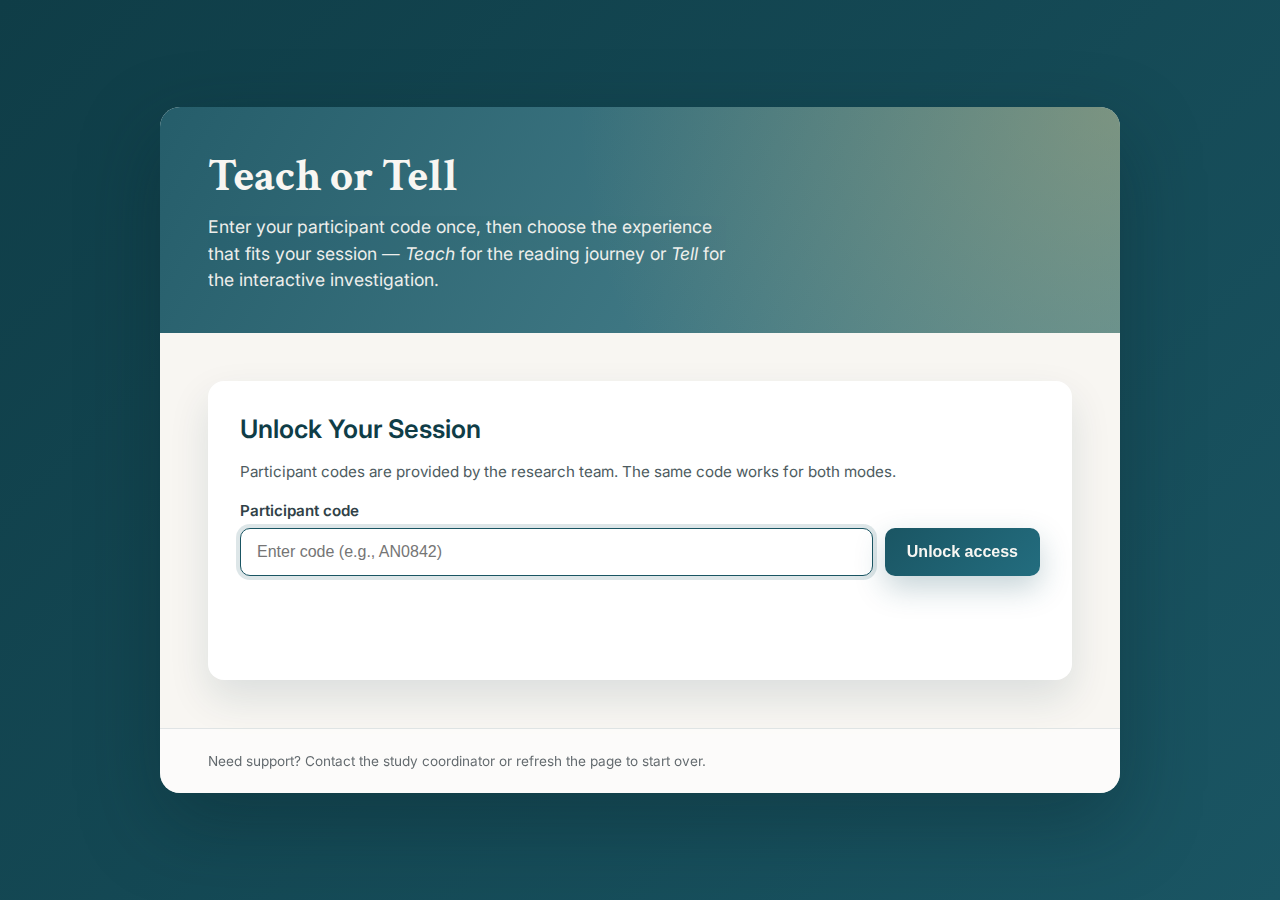
<file: Portal/frontend/index.html>
<!DOCTYPE html>
<html lang="en">
<head>
    <meta charset="UTF-8">
    <meta name="viewport" content="width=device-width, initial-scale=1.0, viewport-fit=cover">
    <title>Teach or Tell · Participant Portal</title>
    <link rel="preconnect" href="https://fonts.googleapis.com">
    <link rel="preconnect" href="https://fonts.gstatic.com" crossorigin>
    <link href="https://fonts.googleapis.com/css2?family=Crimson+Text:wght@400;600&family=Inter:wght@300;400;500;600&display=swap" rel="stylesheet">
    <link rel="stylesheet" href="css/portal.css">
</head>
<body>
    <div class="portal-container">
        <header class="portal-header">
            <h1>Teach or Tell</h1>
            <p>Enter your participant code once, then choose the experience that fits your session — <em>Teach</em> for the reading journey or <em>Tell</em> for the interactive investigation.</p>
        </header>

        <main class="portal-content">
            <section class="card" data-view="login" id="loginView">
                <h2>Unlock Your Session</h2>
                <p>Participant codes are provided by the research team. The same code works for both modes.</p>

                <div class="input-group">
                    <label for="participantCode">Participant code</label>
                    <div class="input-row">
                        <input type="text" id="participantCode" placeholder="Enter code (e.g., AN0842)" autocomplete="one-time-code">
                        <button class="button primary" id="loginButton">Unlock access</button>
                    </div>
                </div>

                <div class="status-text error" id="loginError"></div>
                <div class="status-text" id="loginStatus"></div>
            </section>

            <section class="card" data-view="mode-select" id="modeSelectView">
                <div class="session-chip">
                    Active session · <span id="sessionCode">—</span>
                </div>
                <div class="mode-details">
                    <h2>Select how you want to continue</h2>
                    <p>Both modes use the same participant progress. You can switch at any time.</p>
                </div>

                <div class="mode-grid">
                    <article class="mode-card">
                        <div class="mode-details">
                            <h3>Teach · Detective Reading Journey</h3>
                            <p>Four-week storyline with guided reading, reflection notes, and mission-style tasks for each chapter.</p>
                            <div class="mode-badges">
                                <span class="badge">Weekly chapters</span>
                                <span class="badge">Notes &amp; tasks</span>
                                <span class="badge">Self-paced</span>
                            </div>
                        </div>
                        <button class="button primary" data-action="enter-teach">Enter Teach</button>
                    </article>

                    <article class="mode-card">
                        <div class="mode-details">
                            <h3>Tell · Interactive Mystery</h3>
                            <p>Chat with suspects, collect clues, and collaborate with the AI director to solve the Chicago Formula case.</p>
                            <div class="mode-badges">
                                <span class="badge">Live dialogue</span>
                                <span class="badge">AI assistants</span>
                                <span class="badge">Level adaptable</span>
                            </div>
                        </div>
                        <button class="button primary" data-action="enter-tell">Enter Tell</button>
                    </article>
                </div>

                <div class="actions-row">
                    <button class="button secondary" id="switchCodeButton">Use a different participant code</button>
                </div>

                <div class="status-text" id="modeStatus"></div>
            </section>
        </main>

        <footer class="portal-footer">
            Need support? Contact the study coordinator or refresh the page to start over.
        </footer>
    </div>

    <script>
        window.portalDestinations = Object.assign({}, window.portalDestinations, {
            tellProduction: 'https://chicago-formula-n.web.app/',
            teachProduction: 'https://chicago-formula-t.web.app/',
            tellLocal: '../../Tell/frontend/index.html',
            teachLocal: '../../Teach/frontend/index.html'
        });
    </script>
    <script src="js/portal.js"></script>
</body>
</html>
</file>
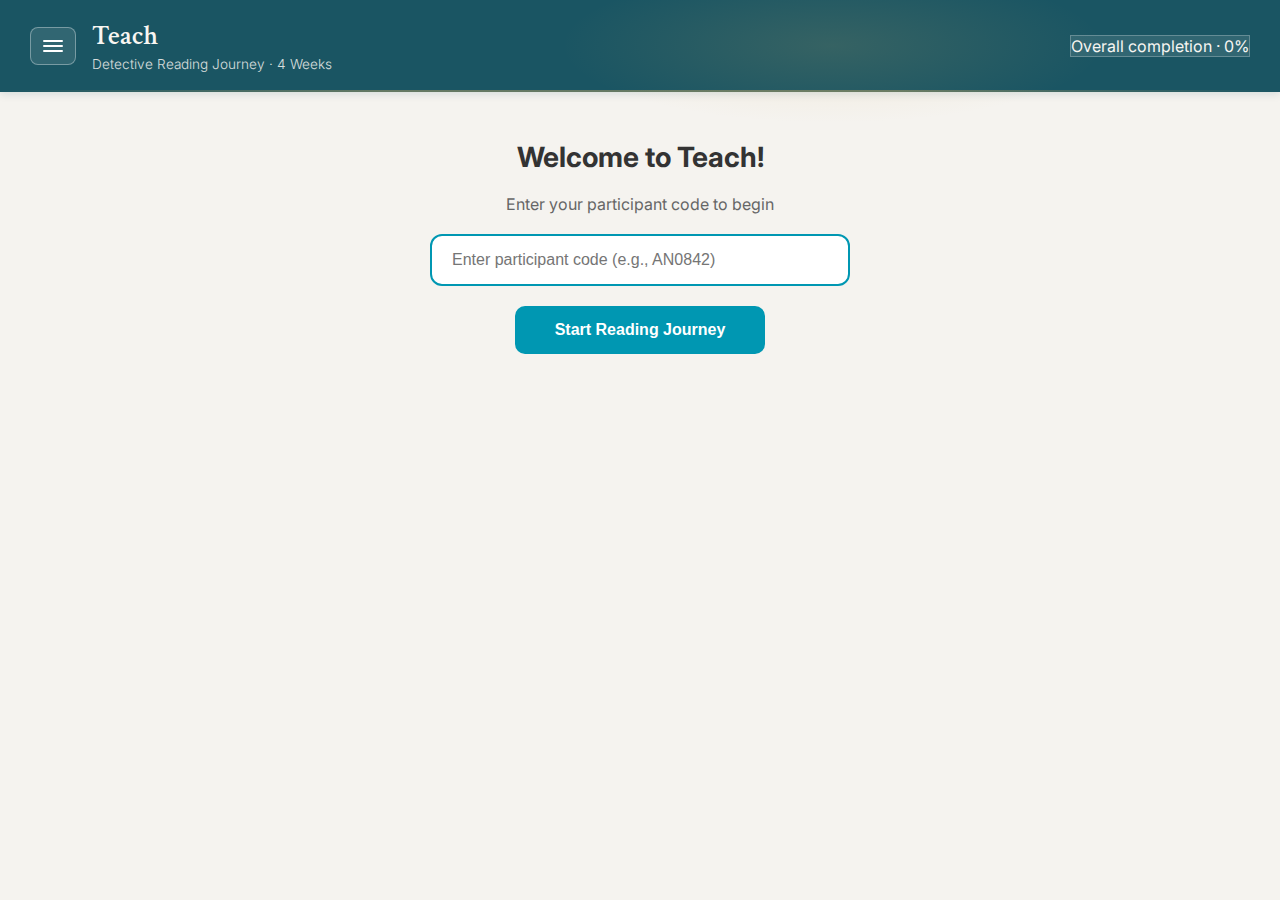
<file: Teach/frontend/index.html>
<!DOCTYPE html>
<html lang="en">
<head>
    <meta charset="UTF-8">
    <meta name="viewport" content="width=device-width, initial-scale=1.0, viewport-fit=cover">
    <title>Teach Mode — Detective Reading Journey</title>
    <link rel="apple-touch-icon" sizes="180x180" href="apple-touch-icon.png">
    <link rel="icon" type="image/png" sizes="32x32" href="favicon-32x32.png">
    <link rel="icon" type="image/png" sizes="16x16" href="favicon-16x16.png">
    <link rel="icon" type="image/svg+xml" href="favicon.svg">
    <link rel="shortcut icon" href="favicon.ico">
    <link rel="preconnect" href="https://fonts.googleapis.com">
    <link rel="preconnect" href="https://fonts.gstatic.com" crossorigin>
    <link href="https://fonts.googleapis.com/css2?family=Crimson+Text:ital,wght@0,400;0,600;1,400&family=Inter:wght@300;400;500;600&display=swap" rel="stylesheet">
    <link rel="stylesheet" href="./shared/css/styles.css">
    <link rel="stylesheet" href="./shared/css/components.css">
    <link rel="stylesheet" href="css/teach.css">
</head>
<body>
    <div class="container teach-container">
        <div class="header">
            <button class="burger-button" id="burgerButton" type="button">
                <div class="burger-icon">
                    <span></span>
                    <span></span>
                    <span></span>
                </div>
            </button>
            <div class="header-title-container">
                <h1>Teach</h1>
                <p>Detective Reading Journey · 4 Weeks</p>
            </div>
            <div class="header-actions">
                <span class="progress-chip" id="overallProgressChip">Overall completion · 0%</span>
                <button class="teach-logout-button" id="logoutButton" type="button" style="display: none;">Switch code</button>
            </div>
        </div>

        <div id="loginScreen" class="login-screen">
            <h2>Welcome to Teach!</h2>
            <p>Enter your participant code to begin</p>
            <input type="text" id="participantCode" placeholder="Enter participant code (e.g., AN0842)" />
            <div class="login-button-row">
                <button id="loginBtn" type="button">Start Reading Journey</button>
            </div>
            <div id="loginError" class="error"></div>
        </div>

        <div id="teachApp" style="display: none;">
            <div class="horizontal-menu" id="horizontalMenu"></div>

            <div class="main-chat-area teach-chat">
                <div class="chat-area" id="chatArea">
                    <div class="message bot">
                        <div class="message-content">
                            <div class="message-sender">Mentor</div>
                            <div class="message-text">Loading your weekly materials…</div>
                        </div>
                    </div>
                </div>

                <div class="input-area" id="inputArea" style="display: none;">
                    <textarea id="messageInput" placeholder="Type your message..." rows="1" disabled></textarea>
                    <button id="sendBtn" disabled>Send</button>
                </div>
            </div>
        </div>
    </div>

    <script src="./shared/js/config.js?v=20251110"></script>
    <script src="js/config.js?v=20251110"></script>
    <script src="./shared/js/ui-shared.js?v=20251110"></script>
    <script src="./shared/js/highlights.js?v=20251110"></script>
    <script src="./shared/js/api-client.js?v=20251110"></script>
    <script src="js/auth.js?v=20251110"></script>
    <script src="js/state.js?v=20251110"></script>
    <script src="js/content-loader.js?v=20251110"></script>
    <script src="js/ui.js?v=20251110"></script>
    <script src="js/explain.js?v=20251110"></script>
    <script src="js/app.js?v=20251110"></script>
</body>
</html>
</file>
<file: Portal/frontend/css/portal.css>
* {
    box-sizing: border-box;
}

html, body {
    height: 100%;
}

body {
    font-family: 'Inter', sans-serif;
    margin: 0;
    background: linear-gradient(135deg, #0f3d47, #1a5563);
    color: #1f2a30;
    display: flex;
    align-items: center;
    justify-content: center;
    padding: 32px 16px;
}

.portal-container {
    width: min(960px, 100%);
    background: #f8f6f2;
    border-radius: 20px;
    box-shadow: 0 30px 80px rgba(10, 35, 41, 0.35);
    overflow: hidden;
    display: flex;
    flex-direction: column;
    min-height: 70vh;
}

.portal-header {
    background: linear-gradient(120deg, rgba(26, 85, 99, 0.95), rgba(52, 120, 134, 0.85));
    color: #f8f6f2;
    padding: 40px clamp(24px, 5vw, 48px);
    position: relative;
}

.portal-header::after {
    content: '';
    position: absolute;
    inset: 0;
    background: radial-gradient(circle at top right, rgba(212, 175, 100, 0.35), transparent 55%);
    pointer-events: none;
}

.portal-header h1 {
    font-family: 'Crimson Text', serif;
    font-size: clamp(2rem, 4vw, 2.8rem);
    margin: 0 0 8px;
    position: relative;
    z-index: 1;
}

.portal-header p {
    margin: 0;
    font-size: clamp(0.95rem, 2vw, 1.1rem);
    max-width: 540px;
    line-height: 1.5;
    position: relative;
    z-index: 1;
    opacity: 0.95;
}

.portal-content {
    padding: clamp(24px, 4vw, 48px);
    display: flex;
    flex-direction: column;
    gap: clamp(24px, 3vw, 32px);
    flex: 1;
}

.card {
    background: white;
    border-radius: 16px;
    padding: clamp(24px, 3vw, 32px);
    box-shadow: 0 18px 40px rgba(15, 61, 71, 0.12);
    display: flex;
    flex-direction: column;
    gap: 16px;
}

.card h2 {
    margin: 0;
    font-size: clamp(1.2rem, 2.5vw, 1.6rem);
    font-weight: 600;
    color: #0f3d47;
}

.card p {
    margin: 0;
    color: #4d5b60;
    line-height: 1.6;
    font-size: 0.95rem;
}

.input-group {
    display: flex;
    flex-direction: column;
    gap: 8px;
}

.input-group label {
    font-weight: 600;
    color: #304147;
    font-size: 0.95rem;
}

.input-row {
    display: flex;
    gap: 12px;
    flex-wrap: wrap;
}

input[type="text"] {
    flex: 1;
    min-width: 220px;
    padding: 14px 16px;
    border-radius: 10px;
    border: 1px solid rgba(15, 61, 71, 0.25);
    font-size: 1rem;
    background: #f9f9f7;
    transition: border 0.2s ease, box-shadow 0.2s ease;
}

input[type="text"]:focus {
    outline: none;
    border-color: #1a5563;
    box-shadow: 0 0 0 4px rgba(26, 85, 99, 0.15);
    background: #fff;
}

.button {
    border: none;
    border-radius: 10px;
    padding: 14px 22px;
    font-size: 1rem;
    font-weight: 600;
    cursor: pointer;
    transition: transform 0.15s ease, box-shadow 0.2s ease, background 0.2s ease;
    display: inline-flex;
    align-items: center;
    justify-content: center;
    gap: 8px;
}

.button.primary {
    background: linear-gradient(135deg, #1a5563, #236d7f);
    color: #f8f6f2;
    box-shadow: 0 12px 30px rgba(26, 85, 99, 0.25);
}

.button.primary:hover {
    transform: translateY(-1px);
    box-shadow: 0 16px 35px rgba(26, 85, 99, 0.32);
}

.button.secondary {
    background: rgba(26, 85, 99, 0.07);
    color: #1a5563;
    border: 1px solid rgba(26, 85, 99, 0.25);
}

.button.secondary:hover {
    background: rgba(26, 85, 99, 0.12);
}

.button:disabled {
    opacity: 0.65;
    cursor: not-allowed;
    transform: none;
    box-shadow: none;
}

.status-text {
    min-height: 20px;
    font-size: 0.9rem;
    color: #1a5563;
}

.status-text.error {
    color: #b23a48;
}

.status-text.success {
    color: #1a7a5a;
}

.mode-grid {
    display: grid;
    grid-template-columns: repeat(auto-fit, minmax(260px, 1fr));
    gap: 20px;
}

.mode-card {
    border-radius: 14px;
    padding: 24px;
    background: linear-gradient(140deg, rgba(255, 255, 255, 0.95), rgba(248, 246, 242, 0.85));
    border: 1px solid rgba(26, 85, 99, 0.12);
    box-shadow: 0 12px 30px rgba(15, 61, 71, 0.08);
    display: flex;
    flex-direction: column;
    justify-content: space-between;
    gap: 16px;
    transition: transform 0.2s ease, box-shadow 0.2s ease;
}

.mode-card:hover {
    transform: translateY(-4px);
    box-shadow: 0 20px 40px rgba(15, 61, 71, 0.12);
}

.mode-card h3 {
    margin: 0;
    font-size: 1.3rem;
    font-weight: 600;
}

.mode-card p {
    margin: 0;
    color: #45565c;
    line-height: 1.6;
}

.mode-details {
    display: flex;
    flex-direction: column;
    gap: 12px;
}

.mode-badges {
    display: flex;
    flex-wrap: wrap;
    gap: 8px;
}

.badge {
    padding: 6px 12px;
    border-radius: 999px;
    font-size: 0.8rem;
    font-weight: 600;
    background: rgba(26, 85, 99, 0.12);
    color: #1a5563;
}

.portal-footer {
    padding: 24px clamp(24px, 5vw, 48px);
    border-top: 1px solid rgba(15, 61, 71, 0.12);
    font-size: 0.85rem;
    color: rgba(31, 42, 48, 0.7);
    background: rgba(255, 255, 255, 0.6);
}

.session-chip {
    display: inline-flex;
    align-items: center;
    gap: 8px;
    padding: 8px 14px;
    border-radius: 999px;
    background: rgba(26, 85, 99, 0.1);
    color: #1a5563;
    font-weight: 600;
    font-size: 0.9rem;
}

.session-chip span {
    font-family: 'Crimson Text', serif;
    font-size: 1rem;
}

.actions-row {
    display: flex;
    flex-wrap: wrap;
    gap: 10px;
    justify-content: flex-end;
}

[data-view="mode-select"] {
    display: none;
}

[data-view="mode-select"].active {
    display: flex;
    flex-direction: column;
    gap: 20px;
}

[data-view="login"].hidden {
    display: none;
}

@media (max-width: 720px) {
    body {
        padding: 16px;
        align-items: stretch;
    }

    .portal-container {
        min-height: auto;
    }

    .portal-header {
        padding: 32px 24px;
    }

    .portal-content {
        padding: 24px;
    }

    .mode-card {
        padding: 20px;
    }
}
</file>
<file: Teach/frontend/shared/css/styles.css>
* {
            margin: 0;
            padding: 0;
            box-sizing: border-box;
        }

        html, body {
            width: 100%;
            height: 100%;
            overflow: hidden;
        }

        body {
            font-family: 'Inter', sans-serif;
            background: #f5f3ef;
            display: flex;
            align-items: stretch;
            justify-content: stretch;
            padding: 0;
            margin: 0;
        }

        .container {
            background: white;
            border-radius: 0;
            box-shadow: none;
            width: 100%;
            height: 100vh;
            display: flex;
            flex-direction: column;
            overflow: hidden;
        }
        
        @media (min-width: 768px) {
            .container {
                border-radius: 0;
                box-shadow: none;
            }
        }

        .header {
            background: #1a5563;
            color: #f8f6f2;
            padding: 20px 30px;
            position: relative;
            box-shadow: 0 2px 8px rgba(26, 85, 99, 0.15);
            display: flex;
            align-items: center;
            gap: 18px;
            z-index: 100;
        }

        .header::before {
            content: '';
            position: absolute;
            top: -50%;
            right: 10%;
            width: 50%;
            height: 200%;
            background: radial-gradient(ellipse, rgba(212, 175, 100, 0.15), transparent 60%);
            pointer-events: none;
        }

        .header::after {
            content: '';
            position: absolute;
            bottom: 0;
            left: 0;
            right: 0;
            height: 2px;
            background: linear-gradient(90deg, 
                transparent, 
                rgba(212, 175, 100, 0.4) 30%, 
                rgba(212, 175, 100, 0.4) 70%, 
                transparent);
        }

        /* Burger button */
        .burger-button {
            background: rgba(255, 255, 255, 0.1);
            border: 1px solid rgba(255, 255, 255, 0.2);
            color: white;
            padding: 12px;
            cursor: pointer;
            display: flex;
            align-items: center;
            justify-content: center;
            border-radius: 8px;
            transition: all 0.3s ease;
            position: relative;
            z-index: 1;
            flex-shrink: 0;
        }

        .burger-button:hover {
            background: rgba(255, 255, 255, 0.2);
            border-color: rgba(212, 175, 100, 0.5);
            transform: translateY(-1px);
        }

        .burger-button.active .burger-icon span:nth-child(1) {
            transform: rotate(45deg) translate(5px, 5px);
        }

        .burger-button.active .burger-icon span:nth-child(2) {
            opacity: 0;
        }

        .burger-button.active .burger-icon span:nth-child(3) {
            transform: rotate(-45deg) translate(6px, -6px);
        }

        .burger-icon {
            display: flex;
            flex-direction: column;
            gap: 3px;
            width: 20px;
        }

        .burger-icon span {
            display: block;
            height: 2px;
            background: white;
            border-radius: 2px;
            transition: all 0.3s ease;
        }

        /* Header title section */
        .header-title-container {
            flex: 1;
            position: relative;
            z-index: 1;
        }

        .header h1 {
            font-family: 'Crimson Text', serif;
            font-size: 1.8em;
            font-weight: 600;
            line-height: 1.2;
            margin-bottom: 3px;
        }

        .header p {
            font-size: 0.85em;
            opacity: 0.85;
            font-weight: 300;
        }
        
        .header p a {
            color: #f8f6f2;
            text-decoration: underline;
            cursor: pointer;
            transition: opacity 0.2s;
            display: inline;
        }
        
        .header p a:hover {
            opacity: 0.8;
        }
        
        /* Horizontal dropdown menu */
        .horizontal-menu {
            background: white;
            border-bottom: 1px solid rgba(26, 85, 99, 0.1);
            box-shadow: 0 4px 12px rgba(26, 85, 99, 0.08);
            display: flex;
            justify-content: center;
            gap: 0;
            padding: 0;
            max-height: 0;
            overflow: hidden;
            opacity: 0;
            transition: all 0.3s ease;
            position: relative;
        }

        .horizontal-menu::before {
            content: '';
            position: absolute;
            top: 0;
            left: 30px;
            right: 30px;
            height: 2px;
            background: linear-gradient(90deg, 
                transparent, 
                rgba(212, 175, 100, 0.3) 30%, 
                rgba(212, 175, 100, 0.3) 70%, 
                transparent);
        }

        .horizontal-menu.active {
            max-height: 80px;
            opacity: 1;
            padding: 18px 30px;
        }

        .horizontal-menu-item {
            flex: 1;
            max-width: 280px;
            padding: 16px 24px;
            cursor: pointer;
            display: flex;
            flex-direction: column;
            gap: 4px;
            transition: all 0.2s ease;
            border-radius: 8px;
            position: relative;
            background: transparent;
        }

        .horizontal-menu-item::after {
            content: '';
            position: absolute;
            bottom: 0;
            left: 20%;
            right: 20%;
            height: 3px;
            background: linear-gradient(90deg, #1e6a7a, #d4af64);
            opacity: 0;
            transition: all 0.3s ease;
            border-radius: 3px 3px 0 0;
        }

        .horizontal-menu-item:hover {
            background: rgba(30, 106, 122, 0.04);
        }

        .horizontal-menu-item:hover::after {
            opacity: 1;
            left: 10%;
            right: 10%;
        }

        .horizontal-menu-item-name {
            font-weight: 600;
            font-size: 15px;
            color: #1a5563;
            letter-spacing: 0.2px;
            text-align: center;
        }

        .horizontal-menu-item-description {
            font-size: 13px;
            color: #5a6a72;
            text-align: center;
            line-height: 1.3;
        }

        /* Navigation buttons below menu */
        .navigation-bar {
            background: white;
            padding: 15px 30px;
            display: flex;
            justify-content: space-between;
            align-items: center;
            border-bottom: 1px solid rgba(26, 85, 99, 0.1);
            box-shadow: 0 2px 8px rgba(26, 85, 99, 0.05);
        }

        .nav-button {
            padding: 10px 20px;
            background: white;
            border: 1.5px solid rgba(26, 85, 99, 0.2);
            color: #1a5563;
            border-radius: 8px;
            cursor: pointer;
            font-size: 0.9em;
            font-weight: 500;
            transition: all 0.3s ease;
            display: flex;
            align-items: center;
            gap: 8px;
        }

        .nav-button:hover {
            background: linear-gradient(135deg, #1e6a7a, #1a5563);
            color: white;
            border-color: transparent;
            transform: translateY(-2px);
            box-shadow: 0 4px 12px rgba(26, 85, 99, 0.2);
        }

        .nav-button.right {
            margin-left: auto;
        }

        .login-screen {
            padding: 48px 24px;
            text-align: center;
            display: flex;
            flex-direction: column;
            align-items: center;
            gap: 20px;
        }

        .login-screen h2 {
            margin-bottom: 0;
            color: #333;
            font-size: 1.75rem;
        }

        .login-screen p {
            color: #666;
            margin: 0;
            max-width: 480px;
        }

        input[type="text"] {
            width: 100%;
            max-width: 420px;
            padding: 15px 20px;
            font-size: 16px;
            border: 2px solid #e0e0e0;
            border-radius: 12px;
            transition: border-color 0.3s;
        }

        input[type="text"]:focus {
            outline: none;
            border-color: #0097b2;
        }

        button {
            background: #0097b2;
            color: white;
            border: none;
            padding: 15px 40px;
            font-size: 16px;
            font-weight: 600;
            border-radius: 10px;
            cursor: pointer;
            transition: transform 0.2s, box-shadow 0.2s;
        }

        button:hover {
            transform: translateY(-2px);
            box-shadow: 0 10px 20px rgba(0, 151, 178, 0.4);
        }

        button:active {
            transform: translateY(0);
        }

        button:disabled {
            opacity: 0.6;
            cursor: not-allowed;
        }

        .login-button-row {
            display: flex;
            justify-content: center;
        }

        .login-screen .error {
            min-height: 22px;
            color: #c62828;
            font-weight: 600;
        }

        .game-screen {
            display: none;
            flex-direction: column;
            flex: 1;
            min-height: 0;
            position: relative;
            overflow: hidden;
        }

        .game-screen.active {
            display: flex;
        }

        .chat-area {
            flex: 1;
            overflow-y: auto;
            overflow-x: hidden;
            padding: 30px;
            background: #f5f3ef;
            min-height: 0;
            -webkit-overflow-scrolling: touch;
            overscroll-behavior: contain;
        }

        .message {
            margin-bottom: 15px;
            display: flex;
            align-items: flex-start;
            gap: 8px;
        }

        .message.user {
            flex-direction: row-reverse;
        }

        .message-avatar {
            width: 40px;
            height: 40px;
            border-radius: 50%;
            object-fit: cover;
            flex-shrink: 0;
            margin-top: 2px;
        }

        .message-content {
            max-width: 70%;
            padding: 12px 16px;
            border-radius: 18px;
            word-wrap: break-word;
            display: flex;
            flex-direction: column;
            position: relative;
        }

        .message-content .message-content-wrapper {
            width: 100%;
        }

        .message.user .message-content {
            background: #0097b2;
            color: white;
            border-bottom-right-radius: 4px;
        }

        .message.bot .message-content,
        .message.system .message-content {
            background: white;
            color: #333;
            border: 1px solid #e0e0e0;
            border-bottom-left-radius: 4px;
        }
        
        .message.character .message-content {
            background: white;
            color: #333;
            border: 2px solid #0097b2;
            border-bottom-left-radius: 4px;
        }

        .message.tutor-message {
            flex-direction: column;
            align-items: stretch;
            gap: 14px;
        }

        .message.tutor-message .message-content {
            background: linear-gradient(180deg, #fff9e6 0%, #fff2cc 100%);
            border: 1px solid rgba(214, 179, 76, 0.6);
            box-shadow: 0 12px 28px rgba(214, 179, 76, 0.18);
            border-radius: 18px;
            padding: 22px 26px;
            max-width: 520px;
            width: 100%;
            color: #5c4a12;
        }

        .message.tutor-message .message-content-wrapper {
            display: flex;
            flex-direction: column;
            gap: 12px;
        }

        .message.tutor-message .message-sender {
            font-size: 0.75rem;
            letter-spacing: 0.08em;
            text-transform: uppercase;
            color: #a07400;
            margin-bottom: 0;
            opacity: 0.85;
        }

        .message.tutor-message .message-text {
            font-size: 0.95rem;
            line-height: 1.6;
            color: #5c4a12;
        }

        .message.tutor-message .message-text strong {
            color: #8a6500;
        }

        .message.tutor-message .button-row {
            margin-top: 12px;
        }

        @media (max-width: 768px) {
            .message.tutor-message .message-content {
                max-width: none;
                padding: 18px 20px;
            }

            .message.tutor-message .message-text {
                font-size: 0.9rem;
            }
        }

        .message-sender {
            font-weight: 600;
            font-size: 12px;
            margin-bottom: 5px;
            opacity: 0.8;
        }

        /* Book style for intro text - modern book appearance */
        .message.typewriter-intro .message-content {
            background: #FEFDFB;
            border-radius: 2px;
            padding: 30px 40px;
            box-shadow: 
                0 2px 8px rgba(0,0,0,0.08),
                0 8px 24px rgba(0,0,0,0.06);
            position: relative;
            border: none;
            border-left: 3px solid #D4C5B0;
        }
        
        .message.typewriter-intro .message-sender {
            font-family: 'Lato', sans-serif;
            font-size: 0.85em;
            letter-spacing: 8px; /* Increased spacing for asterisks (chapter marker) */
            text-transform: uppercase;
            color: #8B7355;
            margin-bottom: 20px;
            font-weight: 600;
            opacity: 1;
            text-align: center; /* Center asterisks like chapter start in a book */
        }
        
        .message.typewriter-intro .message-text {
            font-family: 'Crimson Text', serif;
            font-size: 1.15em;
            line-height: 1.9;
            color: #2C2C2C;
        }

        .message.typewriter-intro .message-text p {
            margin-bottom: 0.5em;
            text-align: justify;
            text-indent: 0;
        }

        .message.typewriter-intro .message-text p:first-of-type::first-letter {
            font-size: 3.5em;
            line-height: 0.9;
            float: left;
            margin: 0.05em 0.1em 0 0;
            color: #1e7a8c;
            font-weight: 600;
        }

        /* Responsive styles for book-style message */
        @media (max-width: 768px) {
            .message.typewriter-intro .message-content {
                padding: 25px 30px;
                max-width: none; /* Remove max-width restriction */
                width: 100%; /* Full width of parent */
                margin-right: 20px; /* Small right margin matching left padding */
            }

            .message.typewriter-intro .message-text {
                font-size: 1em;
                line-height: 1.8;
            }

            .message.typewriter-intro .message-text p:first-of-type::first-letter {
                font-size: 2.5em;
            }
        }

        /* Loading spinner */
        .loading-spinner {
            display: inline-block;
            width: 20px;
            height: 20px;
            border: 3px solid #f3f3f3;
            border-top: 3px solid #0097b2;
            border-radius: 50%;
            animation: spin 1s linear infinite;
            margin-right: 12px;
            vertical-align: middle;
        }

        @keyframes spin {
            0% { transform: rotate(0deg); }
            100% { transform: rotate(360deg); }
        }

        .loading-spinner-container {
            display: flex;
            align-items: center;
            justify-content: center;
            padding: 20px;
            color: #666;
            font-size: 14px;
            min-height: 60px;
        }

        .loading-spinner-container span {
            color: #856404;
        }
        
        /* Loading spinner inside typewriter-intro message */
        .message.typewriter-intro .loading-spinner-container {
            color: #8B7355;
        }
        
        .message.typewriter-intro .loading-spinner-container span {
            color: #8B7355;
        }
        
        .message.typewriter-intro .loading-spinner {
            border: 3px solid #FEFDFB;
            border-top: 3px solid #8B7355;
        }

        .input-area {
            border-top: 1px solid #e0e0e0;
            padding: 20px;
            display: flex;
            gap: 10px;
            flex-shrink: 0;
            min-height: 60px;
            background: white;
            position: relative;
            z-index: 10;
        }
        
        /* Mobile fixes for input area */
        @media (max-width: 767px) {
            .input-area {
                padding: 12px 15px;
                padding-bottom: calc(12px + env(safe-area-inset-bottom));
                /* Ensure input area stays visible above browser bottom bar */
                position: sticky;
                bottom: 0;
                z-index: 100;
                background: white;
            }
            
            /* Add extra padding to chat area to prevent content from being hidden behind input */
            .chat-area {
                padding-bottom: calc(100px + env(safe-area-inset-bottom));
            }

            /* Ensure button rows are not hidden */
            .button-row {
                margin-bottom: 10px;
            }
        }

        /* Mobile styles for header and menu */
        @media (max-width: 768px) {
            .header {
                padding: 15px 20px;
                gap: 12px;
            }

            .header-title-container h1 {
                font-size: 1.4em;
            }

            .header-title-container p {
                font-size: 0.8em;
            }

            /* Mobile: menu becomes 2x2 grid */
            .horizontal-menu {
                flex-wrap: wrap;
                justify-content: stretch;
                padding: 12px 15px;
            }

            .horizontal-menu.active {
                max-height: 200px;
            }

            .horizontal-menu-item {
                flex: 0 0 calc(50% - 8px);
                max-width: none;
                padding: 14px 16px;
                margin: 4px;
            }

            .horizontal-menu-item-name {
                font-size: 14px;
            }

            .horizontal-menu-item-description {
                font-size: 12px;
            }

            .navigation-bar {
                padding: 8px 15px;
                min-height: auto;
            }

            .nav-button {
                padding: 6px 12px;
                font-size: 0.85em;
                min-height: auto;
            }

            .chat-area {
                padding: 20px;
                /* Keep safe-area padding from mobile fixes */
                padding-bottom: calc(100px + env(safe-area-inset-bottom));
            }
        }

        /* Very small mobile */
        @media (max-width: 480px) {
            .horizontal-menu-item {
                flex: 0 0 100%;
                margin: 4px 0;
            }

            .horizontal-menu.active {
                max-height: 250px;
            }

            .navigation-bar {
                padding: 6px 12px;
            }

            .nav-button {
                padding: 5px 10px;
                font-size: 0.8em;
            }
        }

        .input-area input,
        .input-area textarea {
            flex: 1;
            padding: 12px 15px;
            border: 2px solid #e0e0e0;
            border-radius: 25px;
            font-size: 14px;
            resize: none;
            overflow: hidden;
            min-height: 44px;
            max-height: 120px;
            font-family: Georgia, 'Times New Roman', Times, serif;
            line-height: 1.4;
        }
        
        .input-area textarea {
            padding-top: 12px;
            padding-bottom: 12px;
        }

        .input-area button {
            padding: 12px 25px;
        }

        .error {
            color: #e74c3c;
            font-size: 14px;
            margin-top: 10px;
        }

        .loading {
            display: inline-block;
            width: 20px;
            height: 20px;
            border: 3px solid #f3f3f3;
            border-top: 3px solid #0097b2;
            border-radius: 50%;
            animation: spin 1s linear infinite;
            margin-left: 10px;
        }

        @keyframes spin {
            0% { transform: rotate(0deg); }
            100% { transform: rotate(360deg); }
        }
        
        /* Typing indicator animation */
        .typing-indicator {
            display: flex;
            gap: 4px;
            align-items: center;
            padding: 8px 0;
        }
        
        .typing-dot {
            width: 8px;
            height: 8px;
            background: #999;
            border-radius: 50%;
            animation: typing-bounce 1.4s ease-in-out infinite;
        }
        
        .typing-dot:nth-child(1) {
            animation-delay: 0s;
        }
        
        .typing-dot:nth-child(2) {
            animation-delay: 0.2s;
        }
        
        .typing-dot:nth-child(3) {
            animation-delay: 0.4s;
        }
        
        @keyframes typing-bounce {
            0%, 60%, 100% {
                transform: translateY(0);
                opacity: 0.7;
            }
            30% {
                transform: translateY(-10px);
                opacity: 1;
            }
        }

        .button-row {
            display: flex;
            gap: 10px;
            flex-wrap: wrap;
            margin-top: 15px;
            justify-content: center;
        }

        .button-row button {
            font-size: 14px;
            padding: 10px 20px;
        }

        .message-content-and-button {
            display: flex;
            flex-direction: column;
            gap: 8px;
        }
        
        .explain-button {
            background: rgba(0, 151, 178, 0.1);
            color: #0097b2;
            border: 1px solid #0097b2;
            padding: 8px 15px;
            font-size: 13px;
            font-weight: 500;
            border-radius: 8px;
            cursor: pointer;
            align-self: flex-start;
        }

        .explain-button:hover {
            background: #0097b2;
            color: white;
        }
</file>
<file: Teach/frontend/shared/css/components.css>
.word-selection-popup {
            position: fixed;
            top: 50%;
            left: 50%;
            transform: translate(-50%, -50%);
            background: white;
            border-radius: 15px;
            box-shadow: 0 20px 60px rgba(0, 0, 0, 0.3);
            padding: 30px;
            max-width: 500px;
            width: 90%;
            z-index: 10000;
        }

        .word-selection-popup h3 {
            margin-bottom: 20px;
            color: #333;
        }

        .word-list {
            display: flex;
            flex-direction: column;
            gap: 10px;
        }

        .word-button {
            padding: 12px 20px;
            background: white;
            color: #333;
            border: 2px solid #e0e0e0;
            border-radius: 8px;
            cursor: pointer;
            font-size: 14px;
            transition: all 0.2s;
            text-align: left;
        }

        .word-button:hover {
            border-color: #0097b2;
            background: #f0f9fa;
        }

        .popup-actions {
            margin-top: 20px;
            display: flex;
            gap: 10px;
            justify-content: flex-end;
        }

        .popup-overlay {
            position: fixed;
            top: 0;
            left: 0;
            right: 0;
            bottom: 0;
            background: rgba(0, 0, 0, 0.5);
            z-index: 9999;
        }

        .message-image {
            width: 100%;
            max-width: 500px;
            border-radius: 10px;
            margin: 10px 0;
            box-shadow: 0 4px 12px rgba(0, 0, 0, 0.1);
            cursor: pointer;
            transition: transform 0.2s, box-shadow 0.2s;
        }
        
        .message-image:hover {
            transform: scale(1.02);
            box-shadow: 0 6px 16px rgba(0, 0, 0, 0.15);
        }

        .message-content-wrapper {
            display: flex;
            flex-direction: column;
        }

        .message-text {
            word-wrap: break-word;
        }

        .message-text strong {
            font-weight: 600;
            color: #333;
        }

        .message-text em {
            font-style: italic;
        }

        /* Drawer Styles */
        .drawer {
            position: absolute;
            top: 0;
            bottom: 0;
            width: 280px;
            background: white;
            box-shadow: 2px 0 10px rgba(0, 0, 0, 0.1);
            transform: translateX(-100%);
            transition: transform 0.3s ease;
            z-index: 1000;
            display: flex;
            flex-direction: column;
        }

        .drawer.open {
            transform: translateX(0);
        }

        .left-drawer {
            left: 0;
        }

        .right-drawer {
            right: 0;
            left: auto;
            transform: translateX(100%);
        }

        .right-drawer.open {
            transform: translateX(0);
        }

        .drawer-overlay {
            position: absolute;
            top: 0;
            left: 0;
            right: 0;
            bottom: 0;
            background: rgba(0, 0, 0, 0.3);
            opacity: 0;
            pointer-events: none;
            transition: opacity 0.3s ease;
            z-index: 999;
        }

        .drawer-overlay.active {
            opacity: 1;
            pointer-events: all;
        }

        .drawer-header {
            display: flex;
            justify-content: space-between;
            align-items: center;
            padding: 20px;
            border-bottom: 1px solid #e0e0e0;
            background: #f8f9fa;
        }

        .drawer-header h3 {
            font-size: 18px;
            color: #333;
            margin: 0;
        }

        .close-drawer {
            background: none;
            border: none;
            font-size: 24px;
            color: #666;
            cursor: pointer;
            padding: 0;
            width: 30px;
            height: 30px;
            display: flex;
            align-items: center;
            justify-content: center;
            border-radius: 50%;
            transition: background 0.2s;
        }

        .close-drawer:hover {
            background: #e0e0e0;
        }

        .drawer-content {
            flex: 1;
            overflow-y: auto;
            padding: 10px;
        }

        .drawer-item {
            padding: 15px;
            margin: 5px 0;
            background: #f8f9fa;
            border-radius: 10px;
            cursor: pointer;
            transition: background 0.2s, transform 0.1s;
            display: flex;
            align-items: center;
            gap: 12px;
        }

        .drawer-item:hover {
            background: #e9ecef;
            transform: translateX(3px);
        }

        .drawer-item.active {
            background: #0097b2;
            color: white;
        }

        .drawer-item.active .drawer-item-icon {
            background: rgba(255, 255, 255, 0.2);
        }

        .drawer-item-icon {
            font-size: 24px;
            width: 40px;
            height: 40px;
            display: flex;
            align-items: center;
            justify-content: center;
            background: white;
            border-radius: 50%;
            flex-shrink: 0;
            overflow: hidden;
        }

        .drawer-item-icon img {
            width: 100%;
            height: 100%;
            object-fit: cover;
        }

        .drawer-item-text {
            flex: 1;
        }

        .drawer-item-text .name {
            font-weight: 600;
            font-size: 14px;
            margin-bottom: 2px;
        }

        .drawer-item-text .status {
            font-size: 12px;
            opacity: 0.7;
        }

        /* Main Chat Area */
        .main-chat-area {
            flex: 1;
            display: flex;
            flex-direction: column;
            min-width: 0;
            min-height: 0;
            overflow: hidden;
        }

        
        /* Clue detail styles */
        .clue-detail-image {
            width: 100%;
            max-width: 100%;
            border-radius: 10px;
            margin-bottom: 15px;
            box-shadow: 0 4px 12px rgba(0, 0, 0, 0.1);
            cursor: pointer;
            transition: transform 0.2s, box-shadow 0.2s;
        }
        
        .clue-detail-image:hover {
            transform: scale(1.02);
            box-shadow: 0 6px 16px rgba(0, 0, 0, 0.15);
        }
        
        .clue-detail-text {
            padding: 15px;
            background: #f8f9fa;
            border-radius: 10px;
            font-size: 14px;
            line-height: 1.6;
            white-space: pre-wrap;
        }
        
        .clue-detail-text strong {
            font-weight: 600;
            color: #333;
        }
        
        .clue-detail-text em {
            font-style: italic;
        }
        
        /* Full-size image modal */
        .image-modal-overlay {
            position: fixed;
            top: 0;
            left: 0;
            right: 0;
            bottom: 0;
            background: rgba(0, 0, 0, 0.9);
            z-index: 10001;
            display: flex;
            align-items: center;
            justify-content: center;
            opacity: 0;
            pointer-events: none;
            transition: opacity 0.3s ease;
        }
        
        .image-modal-overlay.active {
            opacity: 1;
            pointer-events: all;
        }
        
        .image-modal-content {
            max-width: 90%;
            max-height: 90%;
            object-fit: contain;
            border-radius: 10px;
            box-shadow: 0 20px 60px rgba(0, 0, 0, 0.5);
        }
        
        .image-modal-close {
            position: absolute;
            top: 20px;
            right: 30px;
            background: rgba(255, 255, 255, 0.2);
            border: none;
            color: white;
            font-size: 32px;
            width: 50px;
            height: 50px;
            border-radius: 50%;
            cursor: pointer;
            display: flex;
            align-items: center;
            justify-content: center;
            transition: background 0.2s;
            z-index: 10002;
        }
        
        .image-modal-close:hover {
            background: rgba(255, 255, 255, 0.3);
        }
        
        /* Tutorial/Spotlight Styles */
        .tutorial-overlay {
            position: fixed;
            top: 0;
            left: 0;
            right: 0;
            bottom: 0;
            background: rgba(0, 0, 0, 0.5);
            z-index: 100000;
            opacity: 0;
            pointer-events: none;
            transition: opacity 0.3s ease;
        }
        
        .tutorial-overlay.active {
            opacity: 1;
            pointer-events: all;
        }
        
        .tutorial-spotlight {
            position: fixed;
            border: 3px solid #0097b2;
            border-radius: 12px;
            box-shadow: 0 0 0 9999px rgba(0, 0, 0, 0.5), 
                        0 0 20px rgba(0, 151, 178, 0.6),
                        inset 0 0 20px rgba(0, 151, 178, 0.2);
            background: transparent;
            z-index: 100001;
            transition: all 0.3s ease;
            pointer-events: none;
            display: none;
        }
        
        .tutorial-spotlight.active {
            display: block;
        }

        .tutorial-overlay-light {
            background: rgba(0, 0, 0, 0.2) !important;
        }

        .tutorial-spotlight-light {
            box-shadow: 0 0 0 9999px rgba(0, 0, 0, 0.25),
                        0 0 25px rgba(0, 151, 178, 0.7),
                        inset 0 0 24px rgba(0, 151, 178, 0.25) !important;
        }
        
        .tutorial-tooltip {
            position: fixed;
            background: white;
            border-radius: 12px;
            padding: 20px;
            box-shadow: 0 10px 40px rgba(0, 0, 0, 0.3);
            z-index: 100002;
            max-width: 350px;
            min-width: 280px;
            font-size: 15px;
            line-height: 1.6;
            color: #333;
            pointer-events: auto;
        }
        
        .tutorial-tooltip::before {
            content: '';
            position: absolute;
            width: 0;
            height: 0;
            border: 12px solid transparent;
        }
        
        .tutorial-tooltip.tooltip-top::before {
            bottom: -24px;
            left: 50%;
            transform: translateX(-50%);
            border-top-color: white;
        }
        
        .tutorial-tooltip.tooltip-bottom::before {
            top: -24px;
            left: 50%;
            transform: translateX(-50%);
            border-bottom-color: white;
        }
        
        .tutorial-tooltip.tooltip-left::before {
            right: -24px;
            top: 50%;
            transform: translateY(-50%);
            border-left-color: white;
        }
        
        .tutorial-tooltip.tooltip-right::before {
            left: -24px;
            top: 50%;
            transform: translateY(-50%);
            border-right-color: white;
        }
        
        .tutorial-tooltip-title {
            font-weight: 600;
            font-size: 18px;
            margin-bottom: 10px;
            color: #0097b2;
        }
        
        .tutorial-tooltip-text {
            margin-bottom: 15px;
        }
        
        .tutorial-tooltip-button {
            background: #0097b2;
            color: white;
            border: none;
            padding: 12px 24px;
            border-radius: 8px;
            font-size: 15px;
            font-weight: 600;
            cursor: pointer;
            width: 100%;
            transition: background 0.2s;
            font-family: Georgia, 'Times New Roman', Times, serif;
        }
        
        .tutorial-tooltip-button:hover {
            background: #007a91;
        }
        
        .tutorial-tooltip-skip {
            background: transparent;
            color: #666;
            border: none;
            padding: 8px;
            margin-top: 10px;
            cursor: pointer;
            font-size: 13px;
            text-decoration: underline;
        }
        
        .tutorial-tooltip-skip:hover {
            color: #333;
        }
        
        /* Word highlighting styles */
        .highlight {
            border-bottom: 2px dotted rgba(212, 175, 100, 0.5);
            background: linear-gradient(180deg, 
                transparent 0%, 
                transparent 50%, 
                rgba(212, 175, 100, 0.2) 50%, 
                rgba(212, 175, 100, 0.2) 95%, 
                transparent 95%);
            cursor: pointer;
            position: relative;
            transition: all 0.2s ease;
            user-select: none;
            -webkit-user-select: none;
            -moz-user-select: none;
            -ms-user-select: none;
        }

        .highlight::after {
            content: '*';
            position: absolute;
            top: -0.2em;
            right: -0.4em;
            color: #d4af64;
            font-size: 0.65em;
            font-weight: 600;
            pointer-events: none;
        }
        
        .highlight:hover {
            background: linear-gradient(180deg, 
                transparent 0%, 
                transparent 50%, 
                rgba(212, 175, 100, 0.35) 50%, 
                rgba(212, 175, 100, 0.35) 95%, 
                transparent 95%);
            border-bottom-color: rgba(212, 175, 100, 0.8);
        }
        
        .highlight.loading {
            cursor: wait;
            opacity: 0.6;
            /* Override any animation from .loading class */
            animation: none !important;
            transform: none !important;
            width: auto !important;
            height: auto !important;
            border: none !important;
            border-radius: 0 !important;
            margin: 0 !important;
        }
        
        .explain-inline {
            display: inline-flex;
            align-items: center;
            gap: 4px;
            color: #d4af64;
            font-size: 0.8em;
            font-weight: 500;
            margin-left: 4px;
            cursor: pointer;
            vertical-align: middle;
            opacity: 0;
            transition: opacity 0.2s ease;
        }
        
        .highlight:hover .explain-inline,
        .highlight.active .explain-inline {
            opacity: 1;
        }
        
        .explain-inline:hover {
            color: #1a5563;
        }
        
        .explain-inline::before {
            content: "💡";
            font-size: 0.9em;
        }
        
        /* Allow text selection in message text, but handle highlights specially */
        .message-text {
            user-select: text;
            -webkit-user-select: text;
            -webkit-tap-highlight-color: transparent; /* Remove tap highlight on mobile */
            /* Don't use touch-action: manipulation here as it blocks text selection */
        }
        
        /* Prevent context menu on highlights only */
        .highlight {
            -webkit-touch-callout: none; /* Prevent context menu on iOS */
            touch-action: manipulation; /* Improve touch responsiveness */
        }
        
        /* Improve touch target size on mobile */
        @media (max-width: 768px) {
            .highlight {
                min-height: 24px; /* Ensure touch target is large enough */
                padding: 2px 0; /* Add some padding for easier tapping */
            }
        }
</file>
<file: Teach/frontend/css/teach.css>
.teach-container {
    padding: 0;
    min-height: 100vh;
    background: #f5f3ef;
}

.teach-container .header {
    gap: 16px;
    align-items: center;
}

.teach-container .header-actions {
    margin-left: auto;
    display: flex;
    align-items: center;
    gap: 12px;
}

.teach-container .progress-chip {
    background: rgba(255, 255, 255, 0.1);
    border: 1px solid rgba(255, 255, 255, 0.25);
}

.teach-container .header-title-container h1 {
    font-size: 1.7rem;
}

.teach-chat {
    flex: 1;
    display: flex;
    flex-direction: column;
}

.teach-chat .chat-area {
    background: #f5f3ef;
}

.horizontal-menu {
    border-bottom: 1px solid rgba(26, 85, 99, 0.08);
}

.horizontal-menu-item.active {
    background: rgba(26, 85, 99, 0.08);
}

.horizontal-menu-item.active::after {
    opacity: 1;
}

.horizontal-menu-empty {
    padding: 16px;
    font-size: 0.9rem;
    color: #5a6a72;
    text-align: center;
}

.teach-section-message .message-content {
    width: 100%;
    max-width: 680px;
}

.teach-section-message .message-text p {
    margin-bottom: 1em;
}

.teach-section-message .message-text ul,
.teach-section-message .message-text ol {
    margin: 0 0 1em 1.25em;
    padding-left: 0.6em;
}

.teach-section-message .message-text li {
    margin-bottom: 0.4em;
}

.teach-message-actions {
    margin-top: 16px;
    display: flex;
    justify-content: center;
}

.teach-next-button {
    padding: 10px 20px;
    border-radius: 999px;
    font-size: 0.9rem;
    font-weight: 600;
    cursor: pointer;
    border: none;
    background: linear-gradient(135deg, #1e6a7a, #1a5563);
    color: #ffffff;
    transition: background 0.2s ease, transform 0.15s ease;
}

.teach-next-button:hover:not(:disabled) {
    background: linear-gradient(135deg, #227b8d, #1e6a7a);
}

.teach-next-button:disabled {
    opacity: 0.7;
    cursor: default;
}

.teach-task-controls {
    margin-top: 18px;
    padding-top: 16px;
    border-top: 1px solid rgba(26, 85, 99, 0.15);
    display: flex;
    align-items: center;
    justify-content: space-between;
    gap: 16px;
    flex-wrap: wrap;
}

.teach-task-controls-left {
    display: flex;
    align-items: center;
    gap: 12px;
    flex-wrap: wrap;
}

.teach-task-badge {
    background: rgba(26, 85, 99, 0.1);
    color: #1a5563;
    border-radius: 999px;
    padding: 4px 12px;
    font-size: 0.75rem;
    font-weight: 600;
}

.teach-task-label {
    font-size: 0.85rem;
    letter-spacing: 0.04em;
    text-transform: uppercase;
    color: rgba(26, 85, 99, 0.65);
}

.teach-task-toggle {
    display: flex;
    align-items: center;
    gap: 12px;
    cursor: pointer;
    font-size: 0.9rem;
    color: #1a5563;
    position: relative;
}

.teach-task-toggle input {
    position: absolute;
    opacity: 0;
    pointer-events: none;
}

.teach-task-toggle-indicator {
    width: 42px;
    height: 24px;
    background: rgba(26, 85, 99, 0.2);
    border-radius: 999px;
    position: relative;
    transition: background 0.2s ease;
}

.teach-task-toggle-indicator::after {
    content: '';
    position: absolute;
    top: 3px;
    left: 4px;
    width: 18px;
    height: 18px;
    border-radius: 50%;
    background: #ffffff;
    box-shadow: 0 2px 6px rgba(0, 0, 0, 0.2);
    transition: transform 0.2s ease;
}

.teach-task-toggle input:checked + .teach-task-toggle-indicator {
    background: linear-gradient(135deg, #1e6a7a, #1a5563);
}

.teach-task-toggle input:checked + .teach-task-toggle-indicator::after {
    transform: translateX(18px);
}

.teach-task-toggle-text {
    min-width: 110px;
}

.teach-task-message-completed .teach-task-toggle-text {
    font-weight: 600;
    color: #1a5563;
}

.teach-task-message-completed .teach-task-controls {
    border-top-color: rgba(30, 106, 122, 0.3);
}

.teach-notes-message .message-content {
    max-width: 680px;
    background: #ffffff;
    border: 1px solid rgba(26, 85, 99, 0.15);
}

.teach-notes-wrapper {
    display: flex;
    flex-direction: column;
    gap: 12px;
    margin-top: 16px;
}

.teach-notes-wrapper textarea {
    width: 100%;
    min-height: 150px;
    border-radius: 12px;
    border: 1px solid rgba(26, 85, 99, 0.2);
    padding: 14px;
    font-size: 0.95rem;
    line-height: 1.6;
    resize: vertical;
    background: rgba(26, 85, 99, 0.05);
    color: #1a5563;
    font-family: 'Inter', sans-serif;
}

.teach-notes-wrapper textarea:focus {
    outline: none;
    border-color: rgba(30, 106, 122, 0.6);
    box-shadow: 0 0 0 2px rgba(30, 106, 122, 0.2);
    background: rgba(255, 255, 255, 0.95);
}

.teach-notes-status {
    font-size: 0.8rem;
    text-align: right;
    color: rgba(26, 85, 99, 0.6);
}

.teach-match-words {
    margin-top: 18px;
    padding: 18px;
    background: #ffffff;
    border: 1px solid rgba(26, 85, 99, 0.15);
    border-radius: 16px;
    box-shadow: 0 8px 24px rgba(26, 85, 99, 0.08);
}

.teach-match-words-grid {
    display: flex;
    flex-wrap: wrap;
    gap: 24px;
    margin-bottom: 16px;
}

.teach-match-words-column {
    flex: 1 1 260px;
}

.teach-match-words-item {
    margin-bottom: 14px;
}

.teach-match-words-item label {
    display: block;
    font-weight: 600;
    color: #1a5563;
    margin-bottom: 6px;
    font-size: 0.95rem;
}

.teach-match-words-number {
    display: inline-block;
    width: 24px;
}

.teach-match-words-select {
    width: 100%;
    padding: 10px 12px;
    border-radius: 12px;
    border: 1px solid rgba(26, 85, 99, 0.2);
    background: rgba(26, 85, 99, 0.05);
    color: #1a5563;
    font-size: 0.95rem;
    transition: border-color 0.2s ease, background 0.2s ease;
}

.teach-match-words-select:focus {
    outline: none;
    border-color: rgba(30, 106, 122, 0.6);
    box-shadow: 0 0 0 2px rgba(30, 106, 122, 0.2);
    background: #ffffff;
}

.teach-match-words-select.correct {
    border-color: rgba(46, 125, 50, 0.7);
    background: rgba(46, 125, 50, 0.12);
}

.teach-match-words-select.incorrect {
    border-color: rgba(198, 40, 40, 0.7);
    background: rgba(198, 40, 40, 0.12);
}

.teach-match-words-feedback {
    font-size: 0.85rem;
    margin-top: 6px;
    min-height: 20px;
    color: rgba(26, 85, 99, 0.8);
}

.teach-match-words-feedback.correct {
    color: #2e7d32;
}

.teach-match-words-feedback.incorrect {
    color: #c62828;
}

.teach-match-words-subheading {
    margin: 0 0 8px;
    font-size: 0.9rem;
    letter-spacing: 0.05em;
    text-transform: uppercase;
    color: rgba(26, 85, 99, 0.75);
}

.teach-match-words-definitions {
    list-style: none;
    padding: 0;
    margin: 0;
    display: flex;
    flex-direction: column;
    gap: 10px;
}

.teach-match-words-definitions li {
    background: rgba(26, 85, 99, 0.08);
    border-radius: 12px;
    padding: 10px 12px;
    font-size: 0.95rem;
    color: #1a5563;
    display: flex;
    align-items: center;
    gap: 10px;
}

.teach-match-words-definitions strong {
    font-weight: 700;
    display: inline-block;
    min-width: 22px;
}

.teach-match-words-actions {
    display: flex;
    flex-wrap: wrap;
    gap: 12px;
}

.teach-match-words-button {
    padding: 10px 20px;
    border-radius: 999px;
    font-size: 0.9rem;
    font-weight: 600;
    cursor: pointer;
    border: none;
    transition: background 0.2s ease, color 0.2s ease;
}

.teach-match-words-button.primary {
    background: linear-gradient(135deg, #1e6a7a, #1a5563);
    color: #ffffff;
}

.teach-match-words-button.primary:hover {
    background: linear-gradient(135deg, #227b8d, #1e6a7a);
}

.teach-match-words-button.secondary {
    background: rgba(26, 85, 99, 0.12);
    color: #1a5563;
}

.teach-match-words-button.secondary:hover {
    background: rgba(26, 85, 99, 0.18);
}

.teach-match-words-result {
    margin-top: 12px;
    font-size: 0.9rem;
    font-weight: 600;
    color: #1a5563;
}

.teach-match-words-result.success {
    color: #2e7d32;
}

.teach-match-words-result.error {
    color: #c62828;
}

.teach-match-words-result.warning {
    color: #d35400;
}

.burger-button {
    border: 1px solid rgba(255, 255, 255, 0.35);
}

.teach-logout-button {
    border: 1px solid rgba(255, 255, 255, 0.35);
    background: transparent;
    color: #ffffff;
    padding: 8px 16px;
    border-radius: 999px;
    font-size: 0.85rem;
    font-weight: 600;
    cursor: pointer;
    transition: background 0.2s ease, color 0.2s ease;
}

.teach-logout-button:hover {
    background: rgba(255, 255, 255, 0.12);
}

@media (max-width: 900px) {
    .teach-container .header {
        padding: 16px 20px;
    }

    .teach-container .progress-chip {
        font-size: 0.8rem;
    }

    .teach-task-toggle-text {
        min-width: auto;
    }

    .teach-match-words {
        padding: 16px;
    }

    .teach-match-words-grid {
        flex-direction: column;
        gap: 18px;
    }

    .teach-match-words-column {
        flex: 1 1 auto;
    }

    .teach-match-words-actions {
        justify-content: flex-start;
    }
}
</file>
